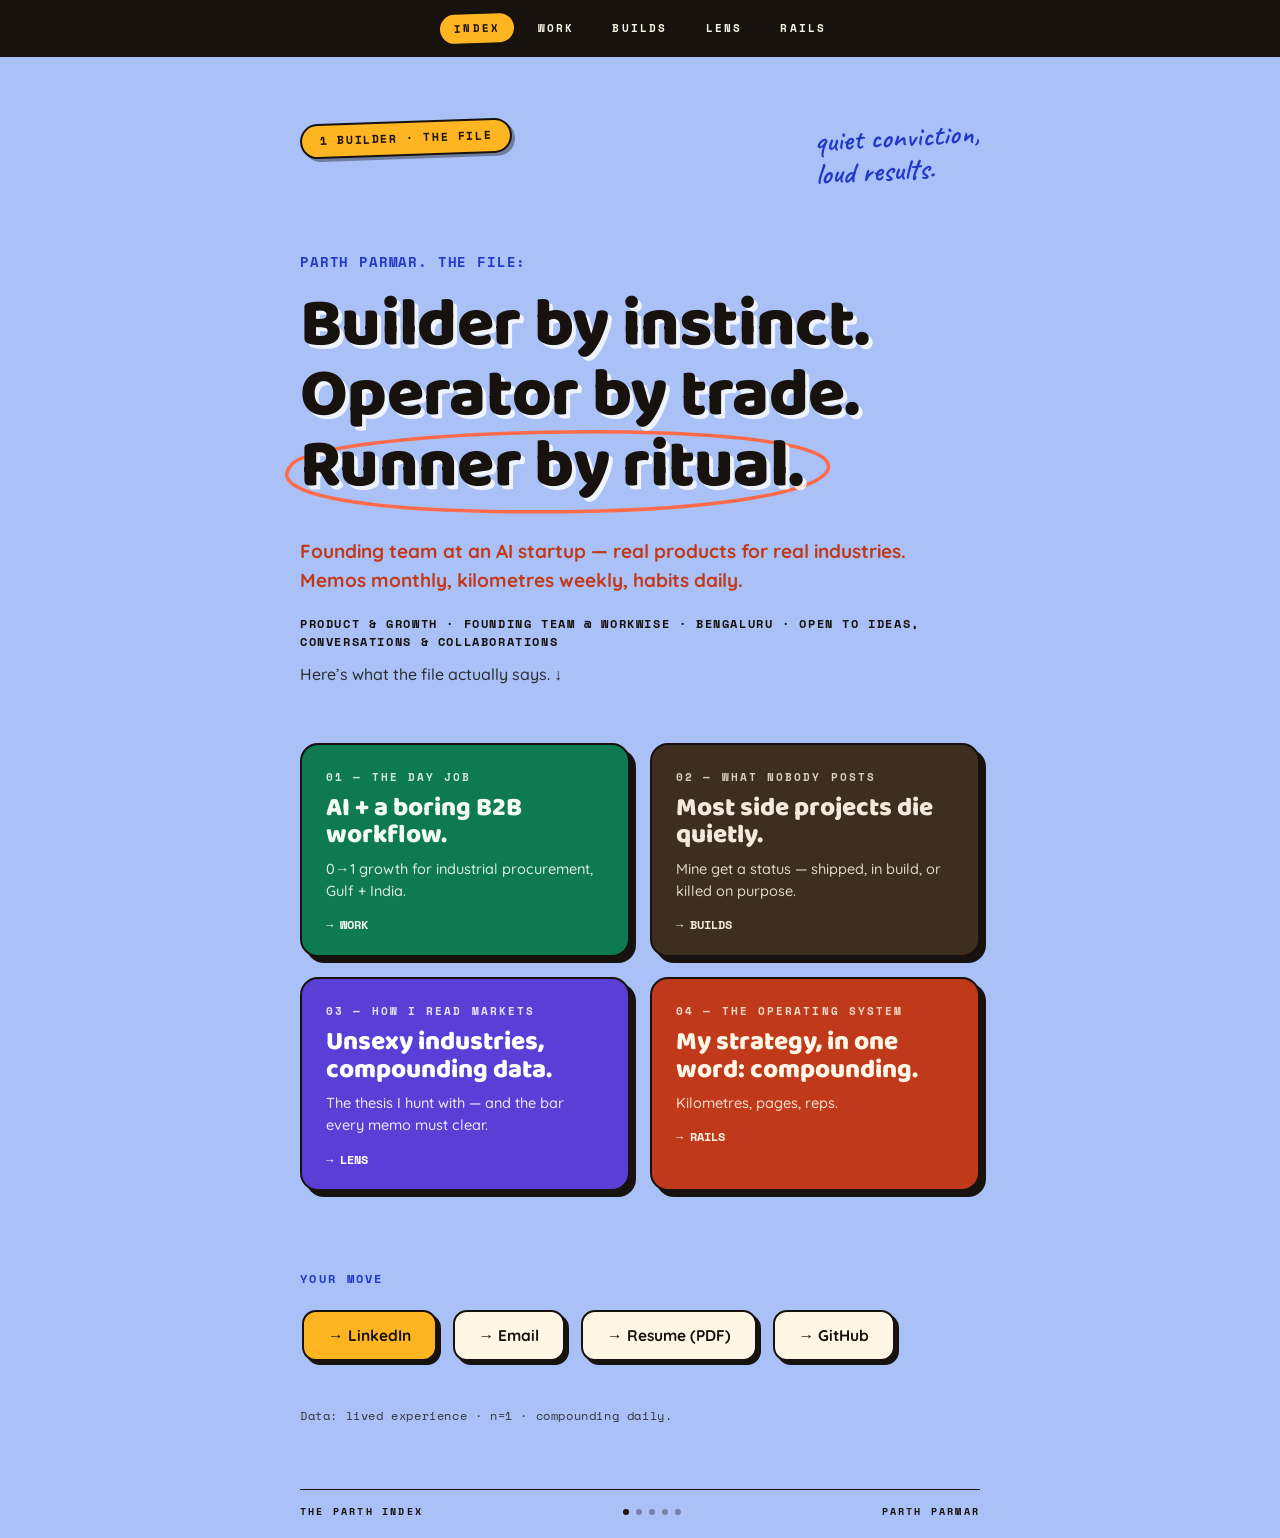
<file: index.html>
<!DOCTYPE html>
<html lang="en">
<head>
<meta charset="utf-8">
<meta name="viewport" content="width=device-width, initial-scale=1">
<title>Parth Parmar — Product &amp; Growth · Founding member @ Workwise</title>
<meta name="description" content="Product &amp; growth operator, Bengaluru. Founding member at Workwise (AI &times; B2B procurement) — closed its first paid Gulf customer. Ships 0&rarr;1 products with AI.">
<meta property="og:title" content="Parth Parmar — Product &amp; Growth · Founding member @ Workwise">
<meta property="og:description" content="Product &amp; growth operator, Bengaluru. Founding member at Workwise (AI &times; B2B procurement) — closed its first paid Gulf customer. Ships 0&rarr;1 products with AI.">
<meta property="og:image" content="https://parth-index.vercel.app/assets/og.png">
<meta property="og:url" content="https://parth-index.vercel.app/">
<meta name="twitter:card" content="summary_large_image">
<link rel="icon" href="data:image/svg+xml,<svg xmlns='http://www.w3.org/2000/svg' viewBox='0 0 100 100'><text y='.9em' font-size='90'>🗂️</text></svg>">
<link rel="stylesheet" href="assets/fonts.css">
<link rel="stylesheet" href="assets/style.css">
<noscript><style>.rv{opacity:1;transform:none}</style></noscript>
</head>
<body class="p-index">

<nav class="nav" aria-label="Site">
  <a href="index.html" class="on" aria-current="page">Index</a>
  <a href="work.html">Work</a>
  <a href="builds.html">Builds</a>
  <a href="lens.html">Lens</a>
  <a href="rails.html">Rails</a>
</nav>

<main class="page">
  <div class="inner">
    <div class="rv in" style="display:flex; flex-wrap:wrap; justify-content:space-between; align-items:flex-start; gap:16px; margin-bottom:64px;">
      <span class="tag">1 builder &middot; the file</span>
      <span class="script">quiet conviction,<br>loud results.</span>
    </div>

    <p class="kicker rv in">PARTH PARMAR. THE FILE:</p>
    <h1 class="rv in">Builder by instinct.<br>Operator by trade.<br><span class="circled">Runner by ritual.<svg viewBox="0 0 300 90" preserveAspectRatio="none" aria-hidden="true"><path d="M20,45 C30,12 260,2 285,38 C300,62 240,86 130,84 C60,83 8,70 20,45" fill="none" stroke="#FF6B4A" stroke-width="3.5" vector-effect="non-scaling-stroke" stroke-linecap="round"/></svg></span></h1>

    <p class="rv in standfirst" style="margin-top:34px;">Founding team at an AI startup — real products for real industries. Memos monthly, kilometres weekly, habits daily.</p>
    <p class="rv in idstrip">Product &amp; growth &middot; founding team @ Workwise &middot; Bengaluru &middot; open to ideas, conversations &amp; collaborations</p>
    <p class="rv in" style="opacity:.85; font-size:16px; margin-top:8px;">Here&rsquo;s what the file actually says. &darr;</p>

    <div class="routes" style="margin-top:56px;">
      <a class="route route-work rv" href="work.html">
        <span class="rt-eyebrow">01 — The day job</span>
        <span class="rt-title">AI + a boring B2B workflow.</span>
        <span class="rt-line">0&rarr;1 growth for industrial procurement, Gulf + India.</span>
        <span class="rt-go">&rarr; WORK</span>
      </a>
      <a class="route route-builds rv" href="builds.html">
        <span class="rt-eyebrow">02 — What nobody posts</span>
        <span class="rt-title">Most side projects die quietly.</span>
        <span class="rt-line">Mine get a status — shipped, in build, or killed on purpose.</span>
        <span class="rt-go">&rarr; BUILDS</span>
      </a>
      <a class="route route-lens rv" href="lens.html">
        <span class="rt-eyebrow">03 — How I read markets</span>
        <span class="rt-title">Unsexy industries, compounding data.</span>
        <span class="rt-line">The thesis I hunt with — and the bar every memo must clear.</span>
        <span class="rt-go">&rarr; LENS</span>
      </a>
      <a class="route route-rails rv" href="rails.html">
        <span class="rt-eyebrow">04 — The operating system</span>
        <span class="rt-title">My strategy, in one word: compounding.</span>
        <span class="rt-line">Kilometres, pages, reps.</span>
        <span class="rt-go">&rarr; RAILS</span>
      </a>
    </div>

    <div class="yourmove rv">
      <h2 class="mlabel">Your move</h2>
      <div class="cta">
        <a class="hot" href="https://www.linkedin.com/in/parthparmar3112/">&rarr; LinkedIn</a>
        <a href="mailto:tiniparth@gmail.com">&rarr; Email</a>
        <a href="Parth-Parmar-Resume.pdf" download>&rarr; Resume (PDF)</a>
        <a href="https://github.com/tiniparth">&rarr; GitHub</a>
      </div>
      <p class="datacredit">Data: lived experience &middot; n=1 &middot; compounding daily.</p>
    </div>
  </div>

  <footer class="rail"><span>The Parth Index</span><span class="dots" aria-hidden="true"><i class="on"></i><i></i><i></i><i></i><i></i></span><span>Parth Parmar</span></footer>
</main>

<script src="assets/reveal.js" defer></script>
<script src="assets/live.js" defer></script>
</body>
</html>
</file>
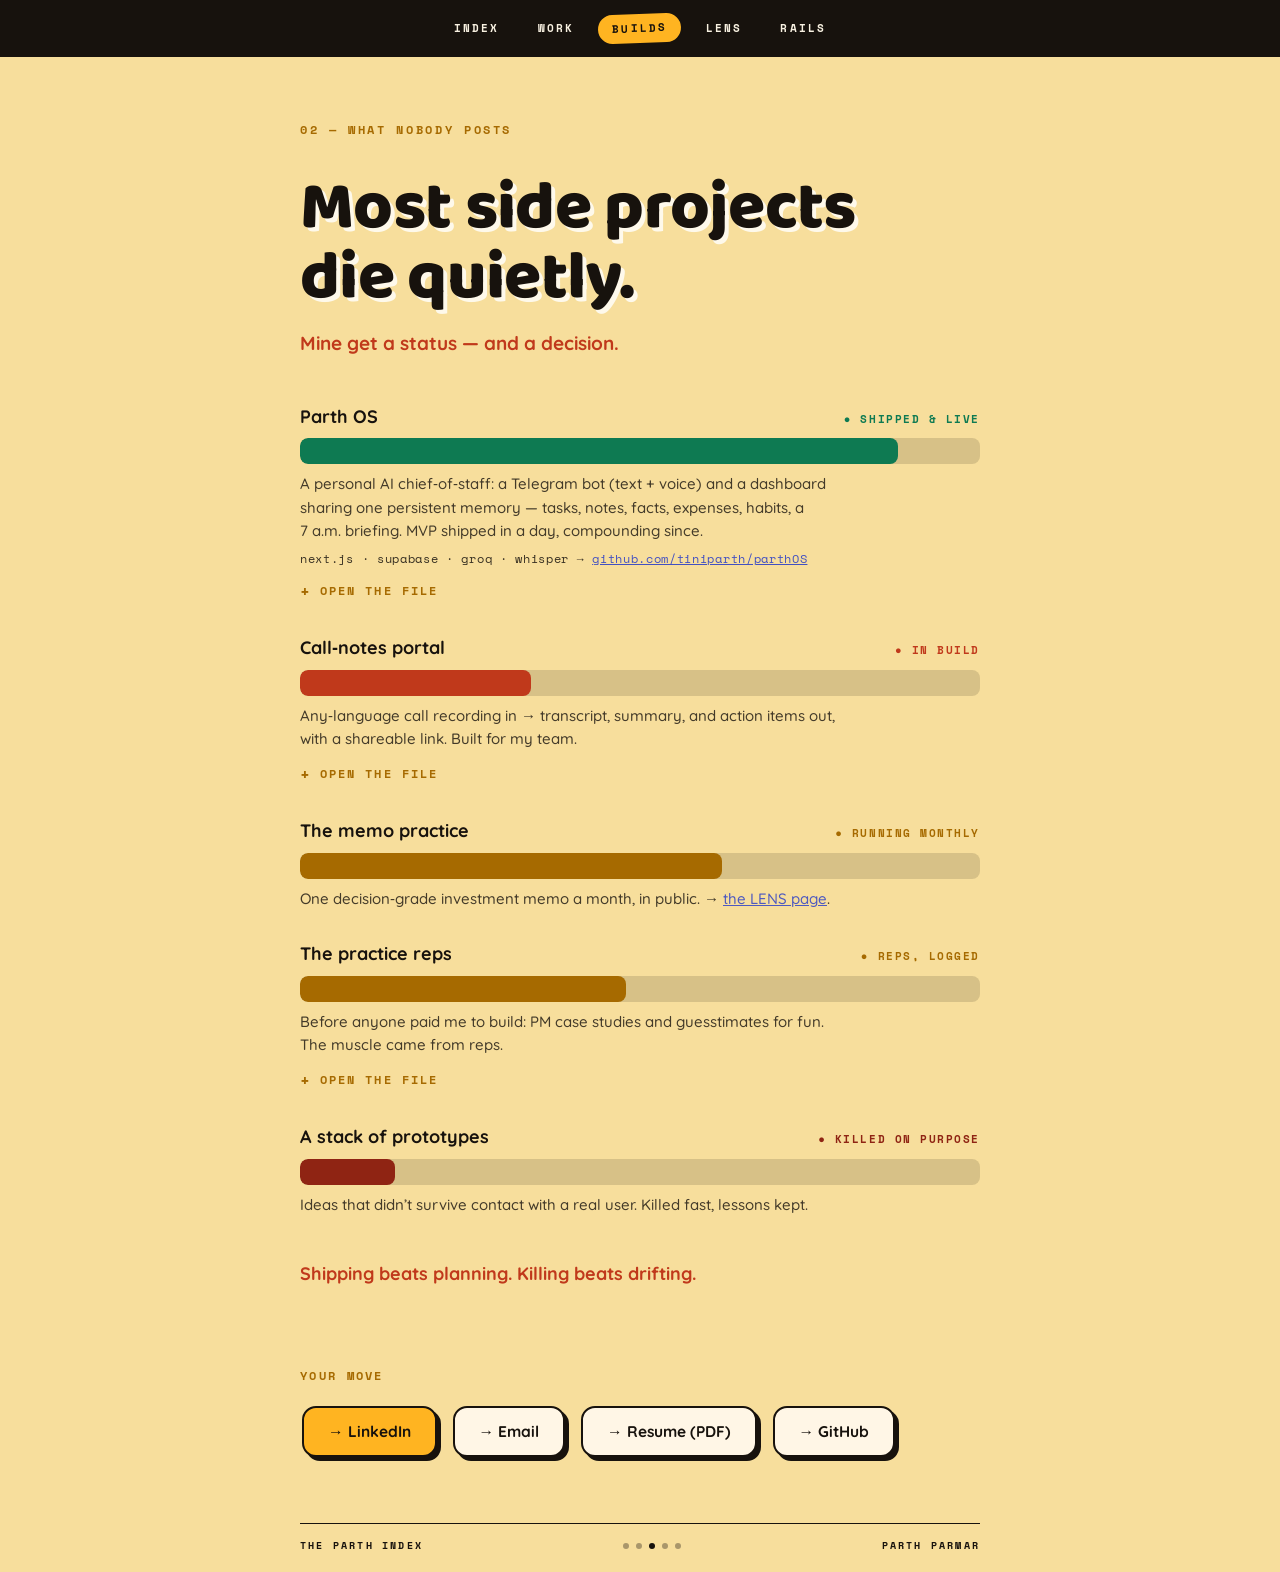
<file: builds.html>
<!DOCTYPE html>
<html lang="en">
<head>
<meta charset="utf-8">
<meta name="viewport" content="width=device-width, initial-scale=1">
<title>Builds — Parth Parmar</title>
<meta name="description" content="Shipped, in build, and killed on purpose — the honest project ledger.">
<meta property="og:title" content="Builds — Parth Parmar">
<meta property="og:description" content="Shipped, in build, and killed on purpose — the honest project ledger.">
<meta property="og:image" content="https://parth-index.vercel.app/assets/og.png">
<meta property="og:url" content="https://parth-index.vercel.app/builds.html">
<meta name="twitter:card" content="summary_large_image">
<link rel="icon" href="data:image/svg+xml,<svg xmlns='http://www.w3.org/2000/svg' viewBox='0 0 100 100'><text y='.9em' font-size='90'>🗂️</text></svg>">
<link rel="stylesheet" href="assets/fonts.css">
<link rel="stylesheet" href="assets/style.css">
<noscript><style>.rv{opacity:1;transform:none}</style></noscript>
</head>
<body class="p-builds">

<nav class="nav" aria-label="Site">
  <a href="index.html">Index</a>
  <a href="work.html">Work</a>
  <a href="builds.html" class="on" aria-current="page">Builds</a>
  <a href="lens.html">Lens</a>
  <a href="rails.html">Rails</a>
</nav>

<main class="page">
  <div class="inner">
    <p class="eyebrow rv in">02 — What nobody posts</p>
    <h1 class="rv in">Most side projects die quietly.</h1>
    <p class="rv in standfirst">Mine get a status — and a decision.</p>

    <div class="rows">
      <div class="row live rv">
        <div class="row-top"><span class="name">Parth OS</span><span class="status">&#9679; shipped &amp; live</span></div>
        <div class="bar" role="img" aria-label="Status: shipped and live"><b style="width:88%;"></b></div>
        <p class="note">A personal AI chief&#8209;of&#8209;staff: a Telegram bot (text + voice) and a dashboard sharing one persistent memory — tasks, notes, facts, expenses, habits, a 7&nbsp;a.m. briefing. MVP shipped in a day, compounding since.</p>
        <p class="meta">next.js &middot; supabase &middot; groq &middot; whisper &rarr; <a href="https://github.com/tiniparth/parthOS">github.com/tiniparth/parthOS</a></p>
        <details class="xp-more">
          <summary>open the file</summary>
          <div class="xp-body">
            <p><b>The itch:</b> every assistant forgets. Tasks in one app, expenses in another, thoughts nowhere. I wanted one door — message anything, in any shape, and have it land in the right place and be remembered.</p>
            <ul>
              <li><b>One door:</b> a Telegram bot that takes text or a rambling voice note in any phrasing — &ldquo;spent 200 on lunch&rdquo;, &ldquo;call the plumber Friday&rdquo; — and routes it: task, note, expense, event, fact, or just conversation.</li>
              <li><b>One memory:</b> facts, people, goals, clients, habits, journal — all in Postgres, loaded into every AI call. The assistant actually knows its user.</li>
              <li><b>It runs my mornings:</b> a 7&nbsp;a.m. briefing (weather &rarr; calendar &rarr; tasks &rarr; the one thing that matters most), an evening nudge, and a weekly &ldquo;week in review.&rdquo;</li>
              <li><b>It writes my record:</b> mention a real win in passing and it quietly logs it to an append&#8209;only milestone file — a self&#8209;writing appraisal document.</li>
            </ul>
            <p><b>Under the hood:</b> Next.js 15 on Vercel &middot; Supabase Postgres &middot; Groq LLMs &middot; Whisper for voice &middot; cron for the rituals. Single&#8209;user by design.</p>
          </div>
        </details>
      </div>

      <div class="row build rv">
        <div class="row-top"><span class="name">Call&#8209;notes portal</span><span class="status">&#9679; in build</span></div>
        <div class="bar" role="img" aria-label="Status: in build"><b style="width:34%;"></b></div>
        <p class="note">Any&#8209;language call recording in &rarr; transcript, summary, and action items out, with a shareable link. Built for my team.</p>
        <details class="xp-more">
          <summary>open the file</summary>
          <div class="xp-body">
            <p><b>The problem:</b> client calls happen in Hindi, English, and everything in between — and the notes die in someone&rsquo;s chat by evening.</p>
            <ul>
              <li>Upload any recording &rarr; transcript, summary, and action items, with a shareable per&#8209;meeting link.</li>
              <li>Multi&#8209;user from day one — built for a whole team, sign&#8209;in gated, its own repo and infra.</li>
            </ul>
            <p><b>Status:</b> scoped and in build. It ships when it survives contact with real users — not before.</p>
          </div>
        </details>
      </div>

      <div class="row run rv">
        <div class="row-top"><span class="name">The memo practice</span><span class="status">&#9679; running monthly</span></div>
        <div class="bar" role="img" aria-label="Status: running monthly"><b style="width:62%;"></b></div>
        <p class="note">One decision&#8209;grade investment memo a month, in public. &rarr; <a href="lens.html" style="color:var(--dblue);">the LENS page</a>.</p>
      </div>

      <div class="row run rv">
        <div class="row-top"><span class="name">The practice reps</span><span class="status">&#9679; reps, logged</span></div>
        <div class="bar" role="img" aria-label="Status: reps logged"><b style="width:48%;"></b></div>
        <p class="note">Before anyone paid me to build: PM case studies and guesstimates for fun. The muscle came from reps.</p>
        <details class="xp-more">
          <summary>open the file</summary>
          <div class="xp-body">
            <ul>
              <li><b>The Zomato study:</b> how Zomato could earn more text reviews — market research on why reviews matter, user research on why people actually write them, then the proposal.</li>
              <li><b>Guesstimates, for sport:</b> elevators needed in a 40&#8209;storey building &middot; planes in the air right now &middot; weddings in India per year.</li>
            </ul>
            <p>Reps before stakes. The muscle transferred.</p>
          </div>
        </details>
      </div>

      <div class="row killed rv">
        <div class="row-top"><span class="name">A stack of prototypes</span><span class="status">&#9679; killed on purpose</span></div>
        <div class="bar" role="img" aria-label="Status: killed on purpose"><b style="width:14%;"></b></div>
        <p class="note">Ideas that didn&rsquo;t survive contact with a real user. Killed fast, lessons kept.</p>
      </div>
    </div>

    <p class="moral rv">Shipping beats planning. Killing beats drifting.</p>

    <div class="yourmove rv">
      <h2 class="mlabel">Your move</h2>
      <div class="cta">
        <a class="hot" href="https://www.linkedin.com/in/parthparmar3112/">&rarr; LinkedIn</a>
        <a href="mailto:tiniparth@gmail.com">&rarr; Email</a>
        <a href="Parth-Parmar-Resume.pdf" download>&rarr; Resume (PDF)</a>
        <a href="https://github.com/tiniparth">&rarr; GitHub</a>
      </div>
    </div>
  </div>

  <footer class="rail"><span>The Parth Index</span><span class="dots" aria-hidden="true"><i></i><i></i><i class="on"></i><i></i><i></i></span><span>Parth Parmar</span></footer>
</main>

<script src="assets/reveal.js" defer></script>
<script src="assets/live.js" defer></script>
</body>
</html>
</file>
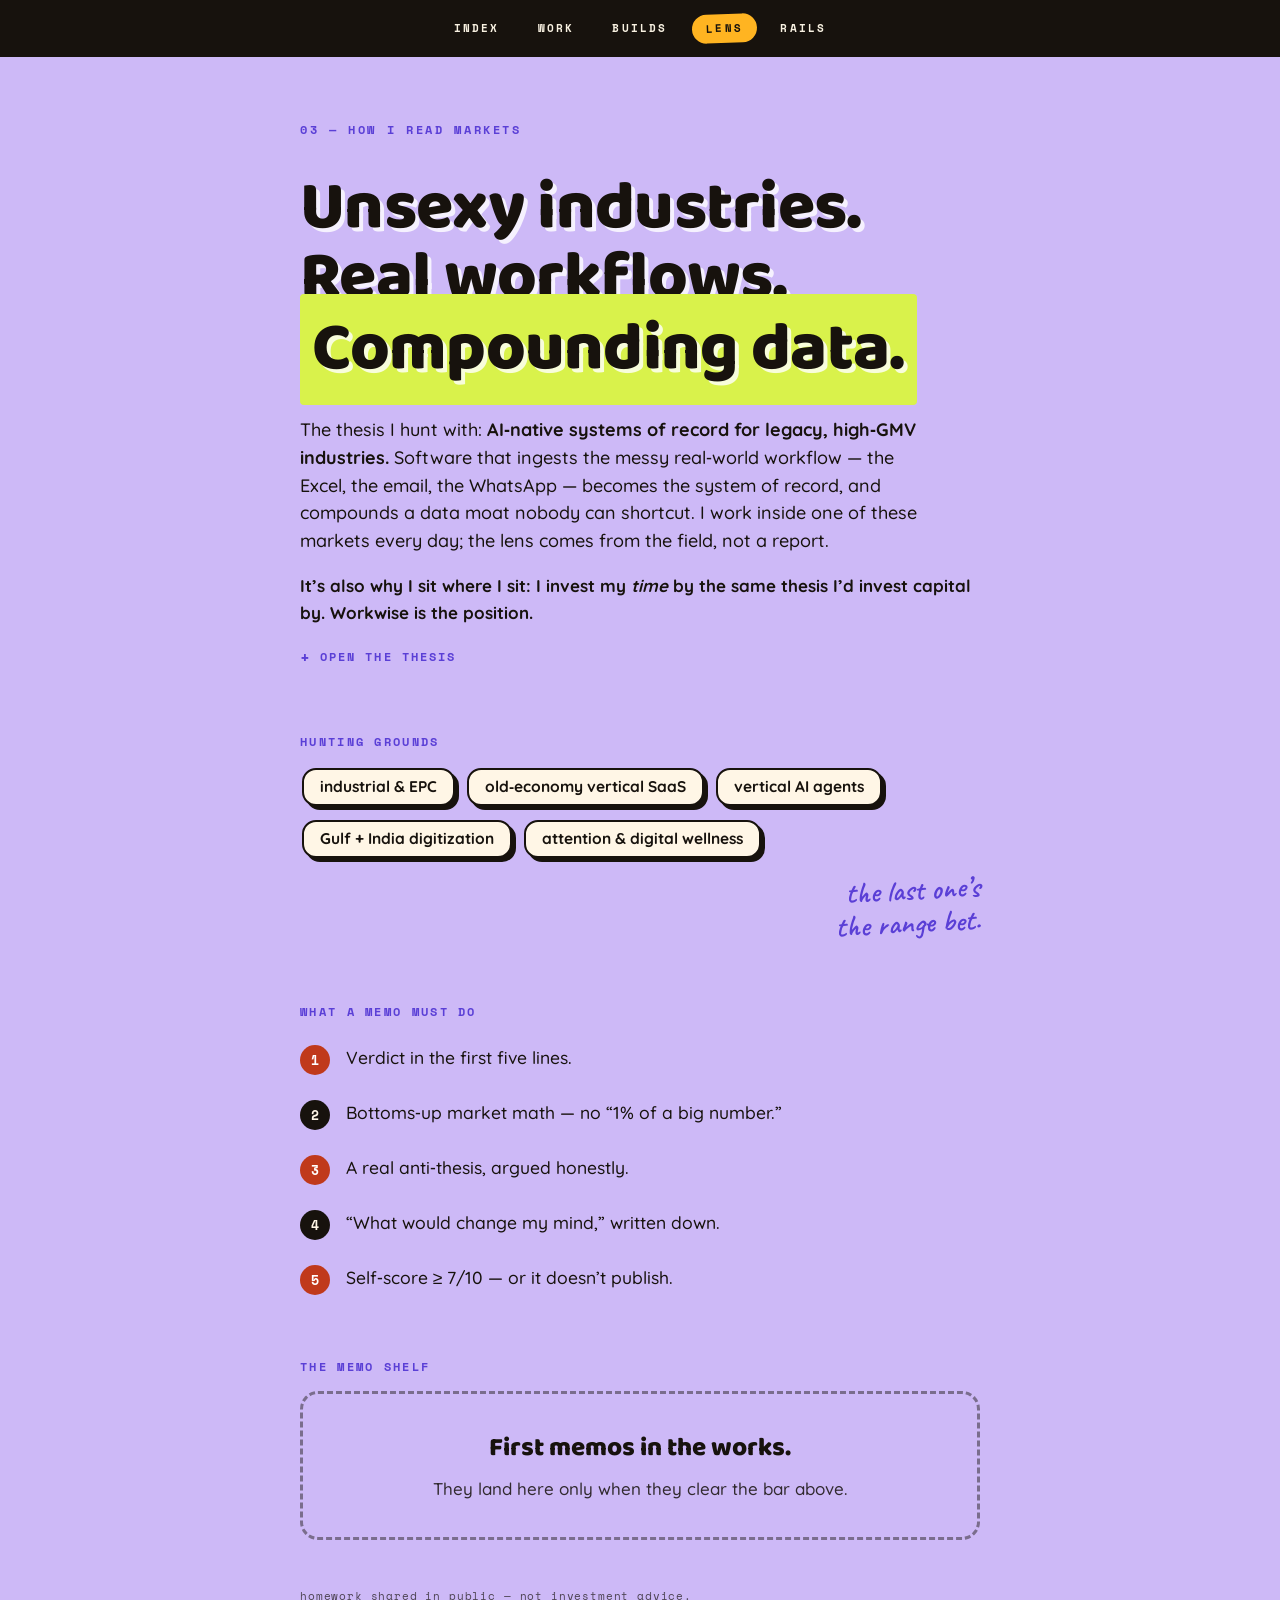
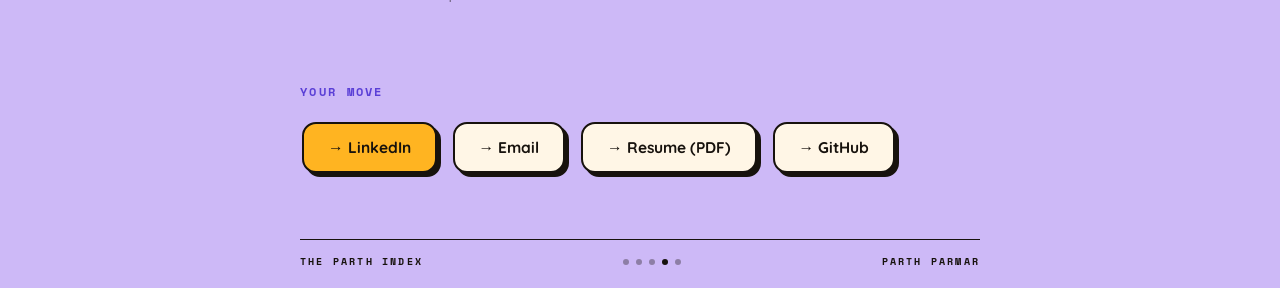
<file: lens.html>
<!DOCTYPE html>
<html lang="en">
<head>
<meta charset="utf-8">
<meta name="viewport" content="width=device-width, initial-scale=1">
<title>Lens — Parth Parmar</title>
<meta name="description" content="How I read markets: AI-native systems of record for legacy, high-GMV industries.">
<meta property="og:title" content="Lens — Parth Parmar">
<meta property="og:description" content="How I read markets: AI-native systems of record for legacy, high-GMV industries.">
<meta property="og:image" content="https://parth-index.vercel.app/assets/og.png">
<meta property="og:url" content="https://parth-index.vercel.app/lens.html">
<meta name="twitter:card" content="summary_large_image">
<link rel="icon" href="data:image/svg+xml,<svg xmlns='http://www.w3.org/2000/svg' viewBox='0 0 100 100'><text y='.9em' font-size='90'>🗂️</text></svg>">
<link rel="stylesheet" href="assets/fonts.css">
<link rel="stylesheet" href="assets/style.css">
<noscript><style>.rv{opacity:1;transform:none}</style></noscript>
</head>
<body class="p-lens">

<nav class="nav" aria-label="Site">
  <a href="index.html">Index</a>
  <a href="work.html">Work</a>
  <a href="builds.html">Builds</a>
  <a href="lens.html" class="on" aria-current="page">Lens</a>
  <a href="rails.html">Rails</a>
</nav>

<main class="page">
  <div class="inner">
    <p class="eyebrow rv in">03 — How I read markets</p>
    <h1 class="rv in">Unsexy industries. Real workflows. <span class="hl hl-acid">Compounding data.</span></h1>
    <p class="lede rv in" style="margin-top:30px;">The thesis I hunt with: <b>AI&#8209;native systems of record for legacy, high&#8209;GMV industries.</b> Software that ingests the messy real&#8209;world workflow — the Excel, the email, the WhatsApp — becomes the system of record, and compounds a data moat nobody can shortcut. I work inside one of these markets every day; the lens comes from the field, not a report.</p>
    <p class="rv in" style="margin-top:14px; font-weight:700;">It&rsquo;s also why I sit where I sit: I invest my <em>time</em> by the same thesis I&rsquo;d invest capital by. Workwise is the position.</p>
    <details class="xp-more rv in" style="margin-top:18px;">
      <summary>open the thesis</summary>
      <div class="xp-body">
        <p><b>Why systems of record compound:</b> when the messy workflow flows through one product, every transaction leaves structured data behind — prices, vendors, lead times, outcomes. That data makes the product smarter, the estimates sharper, and the switching cost brutal. The AI model is rented; the record is owned.</p>
        <p><b>Why unsexy industries:</b> high GMV, near&#8209;zero software penetration, and incumbents named Excel. The buyers are relationship&#8209;driven and slow to trust — which is exactly why the moat holds once you&rsquo;re in.</p>
        <p><b>What I look for in a company:</b> a wedge into one painful workflow (not a platform pitch), data capture designed in from day one (structured rows, not processed documents), and distribution that rides existing trust — prequalification, referenceable logos, founders who can sell — rather than paid channels.</p>
      </div>
    </details>

    <div class="block rv">
      <h2 class="mlabel">Hunting grounds</h2>
      <div class="pills">
        <span class="pill">industrial &amp; EPC</span>
        <span class="pill">old&#8209;economy vertical SaaS</span>
        <span class="pill">vertical AI agents</span>
        <span class="pill">Gulf + India digitization</span>
        <span class="pill">attention &amp; digital wellness</span>
      </div>
      <p style="margin-top:14px; text-align:right;"><span class="script">the last one&rsquo;s<br>the range bet.</span></p>
    </div>

    <div class="block rv">
      <h2 class="mlabel">What a memo must do</h2>
      <ol class="signals">
        <li><span class="n" aria-hidden="true">1</span><span>Verdict in the first five lines.</span></li>
        <li><span class="n" aria-hidden="true">2</span><span>Bottoms&#8209;up market math — no &ldquo;1% of a big number.&rdquo;</span></li>
        <li><span class="n" aria-hidden="true">3</span><span>A real anti&#8209;thesis, argued honestly.</span></li>
        <li><span class="n" aria-hidden="true">4</span><span>&ldquo;What would change my mind,&rdquo; written down.</span></li>
        <li><span class="n" aria-hidden="true">5</span><span>Self&#8209;score &ge; 7/10 — or it doesn&rsquo;t publish.</span></li>
      </ol>
    </div>

    <div class="block rv">
      <h2 class="mlabel">The memo shelf</h2>
      <div class="shelf">
        <p class="big" style="margin:0;">First memos in the works.</p>
        <p style="margin:8px 0 0; opacity:.85;">They land here only when they clear the bar above.</p>
      </div>
      <p class="disclaimer">homework shared in public — not investment advice.</p>
    </div>

    <div class="yourmove rv">
      <h2 class="mlabel">Your move</h2>
      <div class="cta">
        <a class="hot" href="https://www.linkedin.com/in/parthparmar3112/">&rarr; LinkedIn</a>
        <a href="mailto:tiniparth@gmail.com">&rarr; Email</a>
        <a href="Parth-Parmar-Resume.pdf" download>&rarr; Resume (PDF)</a>
        <a href="https://github.com/tiniparth">&rarr; GitHub</a>
      </div>
    </div>
  </div>

  <footer class="rail"><span>The Parth Index</span><span class="dots" aria-hidden="true"><i></i><i></i><i></i><i class="on"></i><i></i></span><span>Parth Parmar</span></footer>
</main>

<script src="assets/reveal.js" defer></script>
<script src="assets/live.js" defer></script>
</body>
</html>
</file>
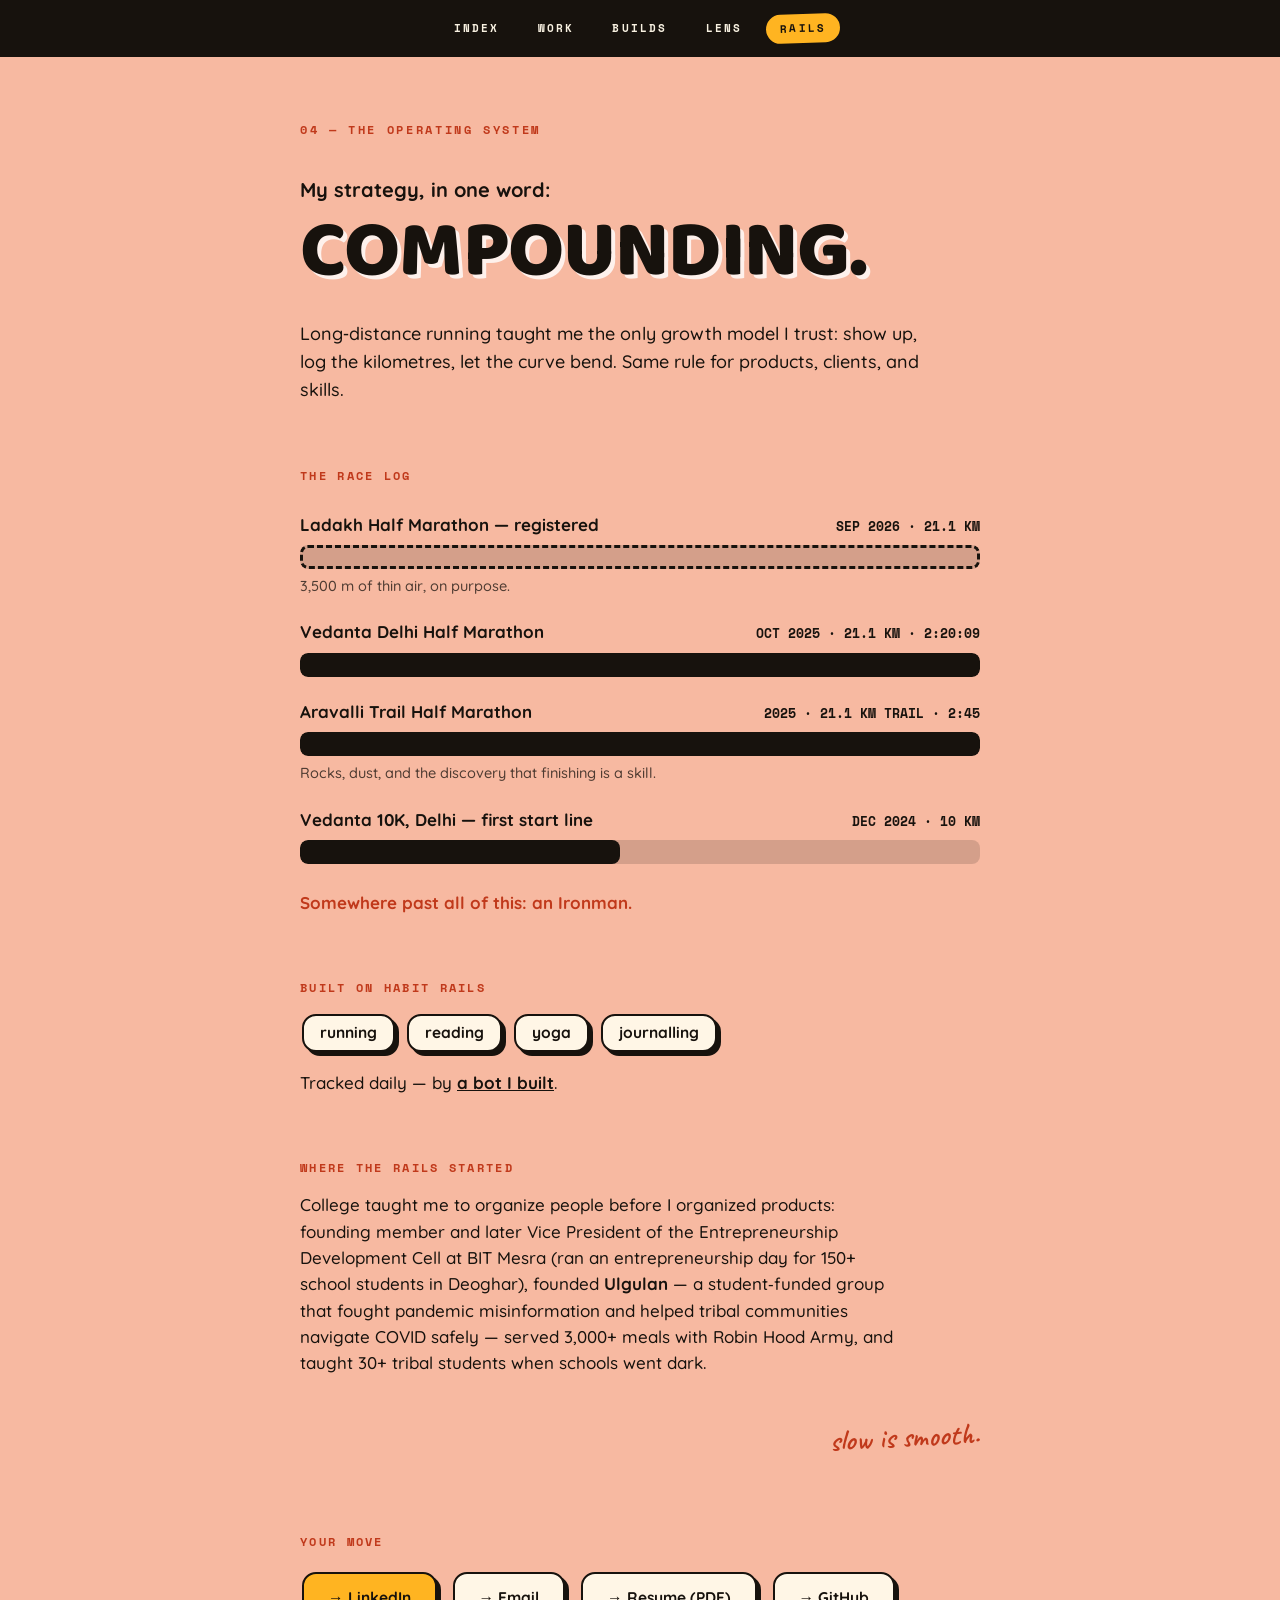
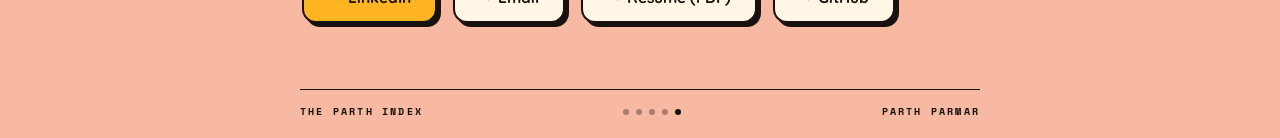
<file: rails.html>
<!DOCTYPE html>
<html lang="en">
<head>
<meta charset="utf-8">
<meta name="viewport" content="width=device-width, initial-scale=1">
<title>Rails — Parth Parmar</title>
<meta name="description" content="The operating system: running, reading, yoga, journalling — compounding daily.">
<meta property="og:title" content="Rails — Parth Parmar">
<meta property="og:description" content="The operating system: running, reading, yoga, journalling — compounding daily.">
<meta property="og:image" content="https://parth-index.vercel.app/assets/og.png">
<meta property="og:url" content="https://parth-index.vercel.app/rails.html">
<meta name="twitter:card" content="summary_large_image">
<link rel="icon" href="data:image/svg+xml,<svg xmlns='http://www.w3.org/2000/svg' viewBox='0 0 100 100'><text y='.9em' font-size='90'>🗂️</text></svg>">
<link rel="stylesheet" href="assets/fonts.css">
<link rel="stylesheet" href="assets/style.css">
<noscript><style>.rv{opacity:1;transform:none}</style></noscript>
</head>
<body class="p-rails">

<nav class="nav" aria-label="Site">
  <a href="index.html">Index</a>
  <a href="work.html">Work</a>
  <a href="builds.html">Builds</a>
  <a href="lens.html">Lens</a>
  <a href="rails.html" class="on" aria-current="page">Rails</a>
</nav>

<main class="page">
  <div class="inner">
    <p class="eyebrow rv in">04 — The operating system</p>
    <p class="rv in" style="font-size:20px; font-weight:700; margin:0 0 6px;">My strategy, in one word:</p>
    <h1 class="rv in h1-xl">COMPOUNDING.</h1>
    <p class="lede rv in" style="margin-top:26px;">Long&#8209;distance running taught me the only growth model I trust: show up, log the kilometres, let the curve bend. Same rule for products, clients, and skills.</p>

    <div class="block rv">
      <h2 class="mlabel">The race log</h2>
      <div class="races">
        <div class="race future">
          <div class="race-top"><span class="rname">Ladakh Half Marathon — registered</span><span class="rtime">SEP 2026 &middot; 21.1 KM</span></div>
          <div class="rbar"><b style="width:100%;"></b></div>
          <p class="rnote">3,500 m of thin air, on purpose.</p>
        </div>
        <div class="race">
          <div class="race-top"><span class="rname">Vedanta Delhi Half Marathon</span><span class="rtime">OCT 2025 &middot; 21.1 KM &middot; 2:20:09</span></div>
          <div class="rbar"><b style="width:100%;"></b></div>
        </div>
        <div class="race">
          <div class="race-top"><span class="rname">Aravalli Trail Half Marathon</span><span class="rtime">2025 &middot; 21.1 KM TRAIL &middot; 2:45</span></div>
          <div class="rbar"><b style="width:100%;"></b></div>
          <p class="rnote">Rocks, dust, and the discovery that finishing is a skill.</p>
        </div>
        <div class="race">
          <div class="race-top"><span class="rname">Vedanta 10K, Delhi — first start line</span><span class="rtime">DEC 2024 &middot; 10 KM</span></div>
          <div class="rbar"><b style="width:47%;"></b></div>
        </div>
      </div>
      <p class="horizon rv">Somewhere past all of this: an Ironman.</p>
    </div>

    <div class="block rv">
      <h2 class="mlabel">Built on habit rails</h2>
      <div class="pills">
        <span class="pill">running</span>
        <span class="pill">reading</span>
        <span class="pill">yoga</span>
        <span class="pill">journalling</span>
      </div>
      <p style="margin-top:16px;">Tracked daily — by <a href="builds.html" style="color:var(--ink); font-weight:700;">a bot I built</a>.</p>
    </div>

    <div class="block rv">
      <h2 class="mlabel">Where the rails started</h2>
      <p style="max-width:60ch; margin:0;">College taught me to organize people before I organized products: founding member and later Vice President of the Entrepreneurship Development Cell at BIT Mesra (ran an entrepreneurship day for 150+ school students in Deoghar), founded <b>Ulgulan</b> — a student&#8209;funded group that fought pandemic misinformation and helped tribal communities navigate COVID safely — served 3,000+ meals with Robin Hood Army, and taught 30+ tribal students when schools went dark.</p>
    </div>

    <p class="rv" style="margin-top:44px; text-align:right;"><span class="script">slow is smooth.</span></p>

    <div class="yourmove rv">
      <h2 class="mlabel">Your move</h2>
      <div class="cta">
        <a class="hot" href="https://www.linkedin.com/in/parthparmar3112/">&rarr; LinkedIn</a>
        <a href="mailto:tiniparth@gmail.com">&rarr; Email</a>
        <a href="Parth-Parmar-Resume.pdf" download>&rarr; Resume (PDF)</a>
        <a href="https://github.com/tiniparth">&rarr; GitHub</a>
      </div>
    </div>
  </div>

  <footer class="rail"><span>The Parth Index</span><span class="dots" aria-hidden="true"><i></i><i></i><i></i><i></i><i class="on"></i></span><span>Parth Parmar</span></footer>
</main>

<script src="assets/reveal.js" defer></script>
<script src="assets/live.js" defer></script>
</body>
</html>
</file>
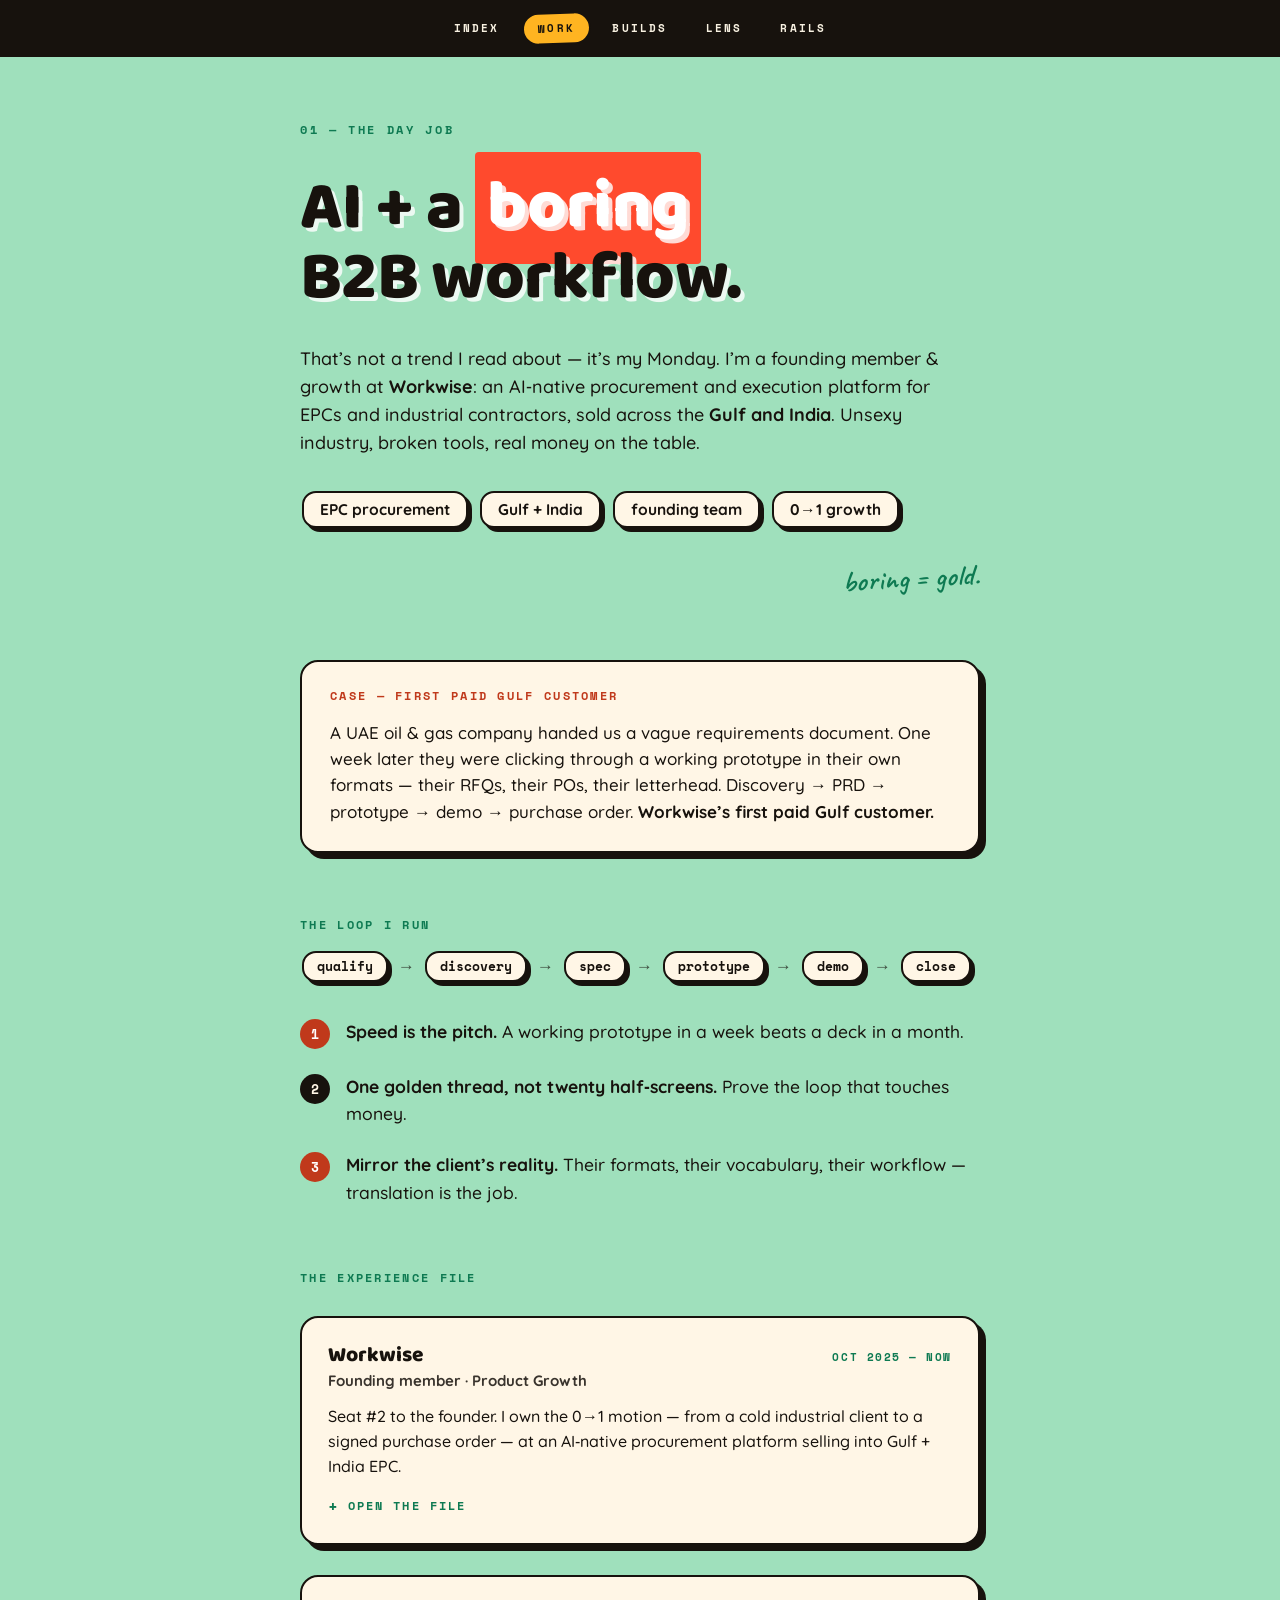
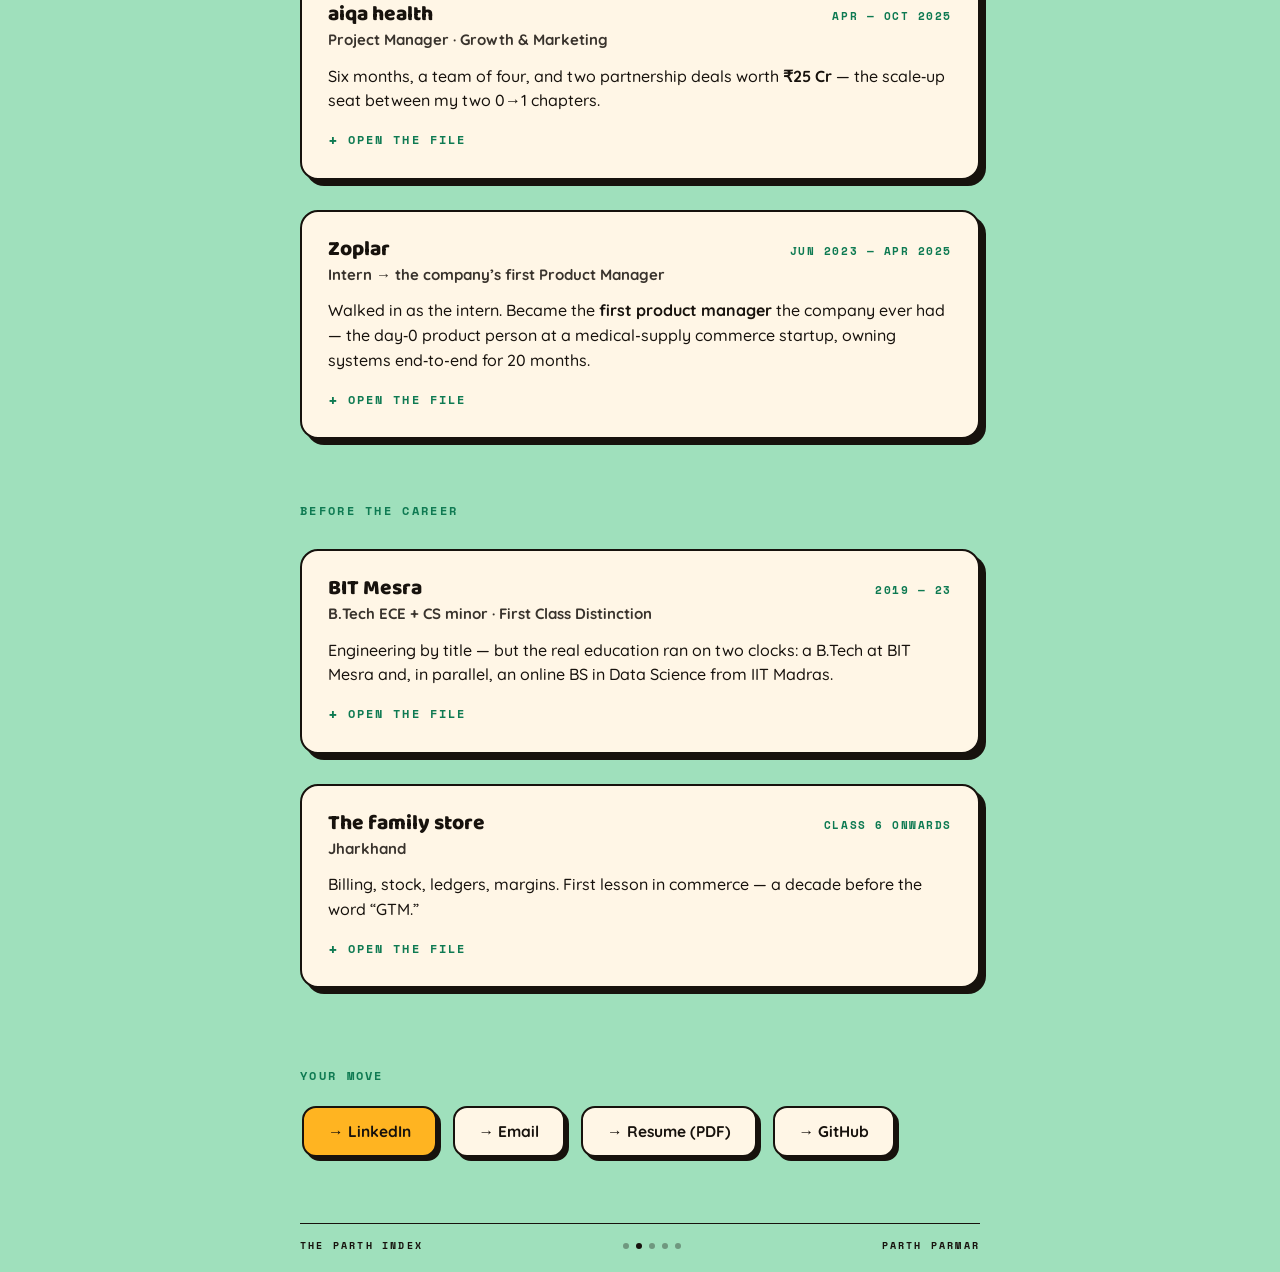
<file: work.html>
<!DOCTYPE html>
<html lang="en">
<head>
<meta charset="utf-8">
<meta name="viewport" content="width=device-width, initial-scale=1">
<title>Work — Parth Parmar</title>
<meta name="description" content="Founding member &amp; growth at Workwise — AI-native procurement for EPC and industrial contractors, Gulf + India.">
<meta property="og:title" content="Work — Parth Parmar">
<meta property="og:description" content="Founding member &amp; growth at Workwise — AI-native procurement for EPC and industrial contractors, Gulf + India.">
<meta property="og:image" content="https://parth-index.vercel.app/assets/og.png">
<meta property="og:url" content="https://parth-index.vercel.app/work.html">
<meta name="twitter:card" content="summary_large_image">
<link rel="icon" href="data:image/svg+xml,<svg xmlns='http://www.w3.org/2000/svg' viewBox='0 0 100 100'><text y='.9em' font-size='90'>🗂️</text></svg>">
<link rel="stylesheet" href="assets/fonts.css">
<link rel="stylesheet" href="assets/style.css">
<noscript><style>.rv{opacity:1;transform:none}</style></noscript>
</head>
<body class="p-work">

<nav class="nav" aria-label="Site">
  <a href="index.html">Index</a>
  <a href="work.html" class="on" aria-current="page">Work</a>
  <a href="builds.html">Builds</a>
  <a href="lens.html">Lens</a>
  <a href="rails.html">Rails</a>
</nav>

<main class="page">
  <div class="inner">
    <p class="eyebrow rv in">01 — The day job</p>
    <h1 class="rv in">AI + a <span class="hl hl-verm">boring</span> B2B workflow.</h1>
    <p class="lede rv in" style="margin-top:30px;">That&rsquo;s not a trend I read about — it&rsquo;s my Monday. I&rsquo;m a founding member &amp; growth at <b>Workwise</b>: an AI&#8209;native procurement and execution platform for EPCs and industrial contractors, sold across the <b>Gulf and India</b>. Unsexy industry, broken tools, real money on the table.</p>
    <div class="pills rv" style="margin-top:32px;">
      <span class="pill">EPC procurement</span>
      <span class="pill">Gulf + India</span>
      <span class="pill">founding team</span>
      <span class="pill">0&rarr;1 growth</span>
    </div>
    <p class="rv" style="margin-top:32px; text-align:right;"><span class="script">boring = gold.</span></p>

    <div class="block rv">
      <div class="panel">
        <h2 class="mlabel">Case — first paid Gulf customer</h2>
        <p style="margin:0;">A UAE oil &amp; gas company handed us a vague requirements document. One week later they were clicking through a working prototype in their own formats — their RFQs, their POs, their letterhead. Discovery &rarr; PRD &rarr; prototype &rarr; demo &rarr; purchase order. <b>Workwise&rsquo;s first paid Gulf customer.</b></p>
      </div>
    </div>

    <div class="block rv">
      <h2 class="mlabel">The loop I run</h2>
      <div class="chain">
        <span class="pill">qualify</span><span class="arrow">&rarr;</span>
        <span class="pill">discovery</span><span class="arrow">&rarr;</span>
        <span class="pill">spec</span><span class="arrow">&rarr;</span>
        <span class="pill">prototype</span><span class="arrow">&rarr;</span>
        <span class="pill">demo</span><span class="arrow">&rarr;</span>
        <span class="pill">close</span>
      </div>
      <ol class="signals" style="margin-top:34px;">
        <li><span class="n" aria-hidden="true">1</span><span><b>Speed is the pitch.</b> A working prototype in a week beats a deck in a month.</span></li>
        <li><span class="n" aria-hidden="true">2</span><span><b>One golden thread, not twenty half&#8209;screens.</b> Prove the loop that touches money.</span></li>
        <li><span class="n" aria-hidden="true">3</span><span><b>Mirror the client&rsquo;s reality.</b> Their formats, their vocabulary, their workflow — translation is the job.</span></li>
      </ol>
    </div>

    <div class="block rv">
      <h2 class="mlabel">The experience file</h2>

      <div class="xp rv">
        <div class="xp-head">
          <div><span class="xp-title">Workwise</span><span class="xp-role">Founding member &middot; Product Growth</span></div>
          <span class="xp-dates">Oct 2025 — now</span>
        </div>
        <p class="xp-hook">Seat #2 to the founder. I own the 0&rarr;1 motion — from a cold industrial client to a signed purchase order — at an AI&#8209;native procurement platform selling into Gulf + India EPC.</p>
        <details class="xp-more">
          <summary>open the file</summary>
          <div class="xp-body">
            <p><b>The terrain:</b> industrial procurement runs on Excel, email, and WhatsApp — and the people who run it don&rsquo;t buy slideware. Selling software here means earning trust with working systems, fast.</p>
            <ul>
              <li><b>The reference win</b> is the case above — I ran every step of it: discovery, PRD, prototype in the client&rsquo;s own formats, demo, commercials, close.</li>
              <li><b>Shipped 0&rarr;1 client systems</b> with AI as the executor: a cost&#8209;estimation engine that mirrors a manufacturer&rsquo;s real costing math, a site&#8209;execution app for an electrical EPC, and a tendering &amp; costing module that cleared a 186/187&#8209;test QA pass.</li>
              <li><b>Codified the playbook</b> — qualify &rarr; discovery &rarr; spec &rarr; prototype &rarr; demo &rarr; close — that the team now runs on every new engagement. My wins became the company&rsquo;s process.</li>
            </ul>
            <div class="xp-nums">
              <span class="pill">first paid Gulf customer</span>
              <span class="pill">prototype in ~1 week</span>
              <span class="pill">186/187 QA tests</span>
              <span class="pill">playbook adopted team&#8209;wide</span>
            </div>
            <p style="font-size:13px; opacity:.7;">Client names withheld — they&rsquo;re the client&rsquo;s, not mine.</p>
          </div>
        </details>
      </div>

      <div class="xp rv">
        <div class="xp-head">
          <div><span class="xp-title">aiqa health</span><span class="xp-role">Project Manager &middot; Growth &amp; Marketing</span></div>
          <span class="xp-dates">Apr — Oct 2025</span>
        </div>
        <p class="xp-hook">Six months, a team of four, and two partnership deals worth <b>&#8377;25&nbsp;Cr</b> — the scale&#8209;up seat between my two 0&rarr;1 chapters.</p>
        <details class="xp-more">
          <summary>open the file</summary>
          <div class="xp-body">
            <ul>
              <li>Led a cross&#8209;functional team of four across product enhancement, performance marketing, and strategic partnerships.</li>
              <li><b>Led two investment &amp; partnership deals worth &#8377;25&nbsp;Cr end&#8209;to&#8209;end</b> — sourcing to structure to signature.</li>
              <li>Conceptualised and drove the build of the sales CRM app to lift the team&rsquo;s lead conversion.</li>
            </ul>
            <p class="xp-honest">The honest line: good seat, good people — but I missed building from zero. When a founding seat opened, I took it.</p>
          </div>
        </details>
      </div>

      <div class="xp rv">
        <div class="xp-head">
          <div><span class="xp-title">Zoplar</span><span class="xp-role">Intern &rarr; the company&rsquo;s first Product Manager</span></div>
          <span class="xp-dates">Jun 2023 — Apr 2025</span>
        </div>
        <p class="xp-hook">Walked in as the intern. Became the <b>first product manager</b> the company ever had — the day&#8209;0 product person at a medical&#8209;supply commerce startup, owning systems end&#8209;to&#8209;end for 20 months.</p>
        <details class="xp-more">
          <summary>open the file</summary>
          <div class="xp-body">
            <p><b>The setting:</b> a lean startup selling medical supplies to clinics and hospitals — sales running on phone calls, field engineers on paper, no product function at all. I got to build one.</p>
            <ul>
              <li><b>The CRM (my intern project that became my job):</b> implemented LeadSquared across the full lead&#8209;to&#8209;order cycle with 50+ no&#8209;code automations. First&#8209;response time fell <b>80%</b> — to 4 hours — and conversions rose <b>50%</b>. I owned it end&#8209;to&#8209;end from that day on.</li>
              <li><b>Auto&#8209;Dialer &amp; Scheduler:</b> reps were hand&#8209;dialing and cherry&#8209;picking leads. Built a dialer + scheduler running on live CRM data — connected calls up <b>40%</b>, manual work down <b>50%</b>.</li>
              <li><b>The SE App:</b> field service engineers ran on 25+ separate Google Forms. Replaced them with one app — engineer productivity up <b>32%</b>.</li>
              <li><b>Client ticketing:</b> grievances lived in phone calls and memory. Built the ticketing system end&#8209;to&#8209;end — every complaint tracked to resolution instead of lost in an inbox.</li>
              <li><b>Lead Warmth Intelligence:</b> designed a 15+&#8209;parameter scoring logic that ranked every lead&rsquo;s readiness to buy — sales stopped guessing whom to call first.</li>
              <li><b>The growth track:</b> owned a <b>&#8377;35–50L</b> marketing budget, replaced the external agency with in&#8209;house ops, and took <b>ROAS from 5 to 25</b> — CPIL down 18%, ~20,000 leads, a <b>&#8377;2.1&nbsp;Cr</b> pipeline, and a 100% jump in lead&#8209;to&#8209;interested ratio across 10+ A/B campaigns.</li>
            </ul>
            <p><b>The ending:</b> Zoplar wound down in early 2025 — startups do that. Every system above was mine end&#8209;to&#8209;end, and the reps came with me.</p>
            <div class="xp-nums">
              <span class="pill">ROAS 5&rarr;25</span>
              <span class="pill">FRT &minus;80%</span>
              <span class="pill">+40% connected calls</span>
              <span class="pill">+32% SE productivity</span>
              <span class="pill">&#8377;2.1 Cr pipeline</span>
              <span class="pill">50+ automations</span>
            </div>
          </div>
        </details>
      </div>
    </div>

    <div class="block rv">
      <h2 class="mlabel">Before the career</h2>

      <div class="xp rv">
        <div class="xp-head">
          <div><span class="xp-title">BIT Mesra</span><span class="xp-role">B.Tech ECE + CS minor &middot; First Class Distinction</span></div>
          <span class="xp-dates">2019 — 23</span>
        </div>
        <p class="xp-hook">Engineering by title — but the real education ran on two clocks: a B.Tech at BIT Mesra and, in parallel, an online BS in Data Science from IIT Madras.</p>
        <details class="xp-more">
          <summary>open the file</summary>
          <div class="xp-body">
            <ul>
              <li><b>B.Tech, ECE + CS minor — First Class Distinction.</b> The engineering base: systems thinking, and enough code to be dangerous with AI.</li>
              <li><b>IIT Madras — BS, Data Science &amp; Applications (online):</b> foundation level cleared alongside the full B.Tech. Two courseloads, one clock — one degree felt like idle capacity.</li>
            </ul>
            <p style="font-size:13px; opacity:.7;">The people-and-community chapters — the E&#8209;Cell, Yuvodaya, Ulgulan — live on the <a href="rails.html">Rails</a> page.</p>
          </div>
        </details>
      </div>

      <div class="xp rv">
        <div class="xp-head">
          <div><span class="xp-title">The family store</span><span class="xp-role">Jharkhand</span></div>
          <span class="xp-dates">class 6 onwards</span>
        </div>
        <p class="xp-hook">Billing, stock, ledgers, margins. First lesson in commerce — a decade before the word &ldquo;GTM.&rdquo;</p>
        <details class="xp-more">
          <summary>open the file</summary>
          <div class="xp-body">
            <ul>
              <li><b>30+ years and counting:</b> the business is still running — a three&#8209;decade family operation, and my first classroom.</li>
              <li><b>What it does:</b> authorized dealerships and distributorships for FMCG staples — spices, pickles, agarbatti, tea, condiments — for brands like <b>Wagh Bakri chai</b>, <b>Cycle Pure Agarbathi</b>, and <b>Tata Salt</b>, among others.</li>
              <li><b>My shift:</b> from class 6 — billing, stock counts, ledgers, margins, and learning to read a customer before they said a word.</li>
            </ul>
          </div>
        </details>
      </div>
    </div>

    <div class="yourmove rv">
      <h2 class="mlabel">Your move</h2>
      <div class="cta">
        <a class="hot" href="https://www.linkedin.com/in/parthparmar3112/">&rarr; LinkedIn</a>
        <a href="mailto:tiniparth@gmail.com">&rarr; Email</a>
        <a href="Parth-Parmar-Resume.pdf" download>&rarr; Resume (PDF)</a>
        <a href="https://github.com/tiniparth">&rarr; GitHub</a>
      </div>
    </div>
  </div>

  <footer class="rail"><span>The Parth Index</span><span class="dots" aria-hidden="true"><i></i><i class="on"></i><i></i><i></i><i></i></span><span>Parth Parmar</span></footer>
</main>

<script src="assets/reveal.js" defer></script>
</body>
</html>
</file>
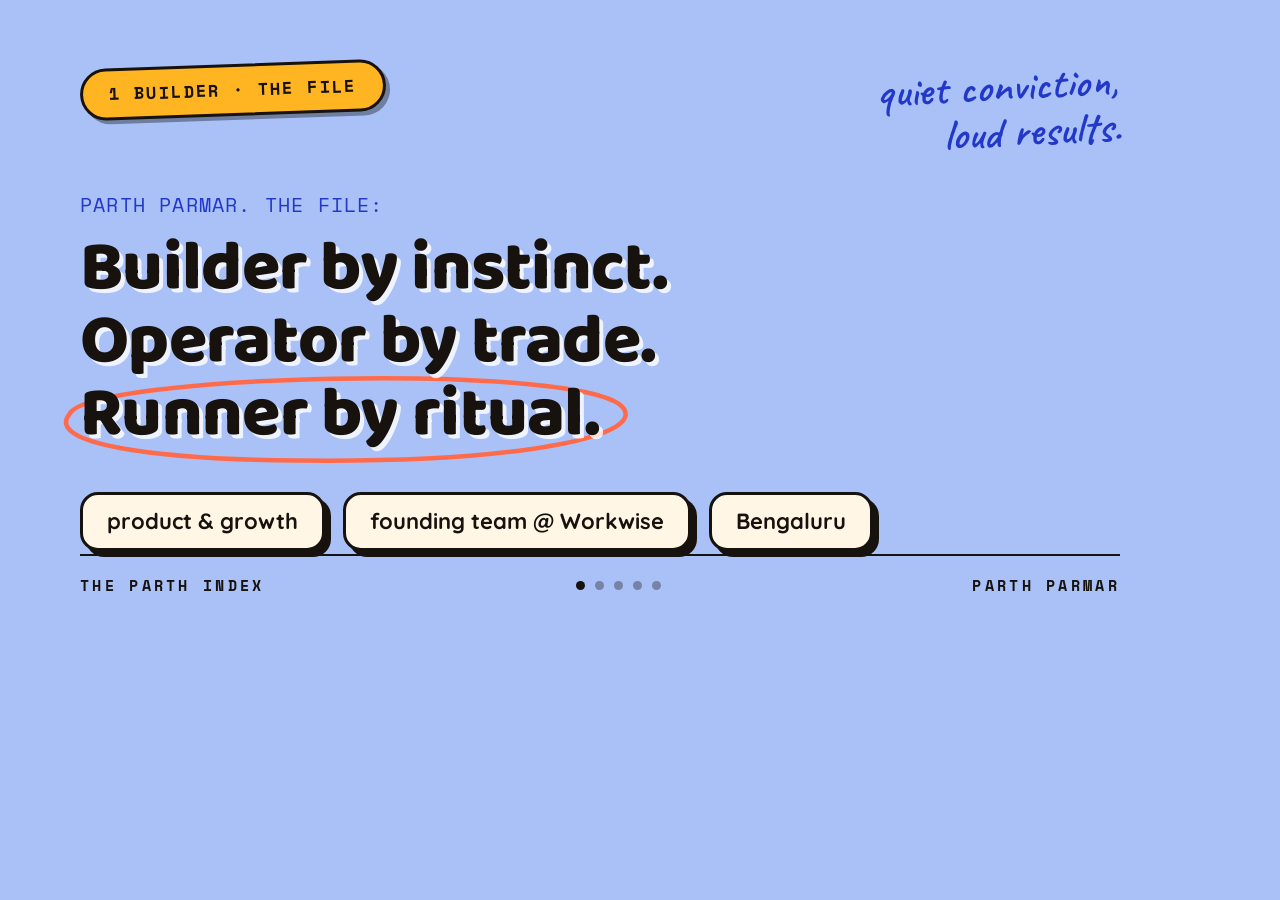
<file: assets/og-source.html>
<!DOCTYPE html>
<html lang="en">
<head>
<meta charset="utf-8">
<link rel="stylesheet" href="fonts.css">
<style>
  *{ box-sizing:border-box; margin:0; padding:0; }
  body{
    width:1200px; height:630px; overflow:hidden;
    background:#A9C1F7; color:#17120D;
    font-family:'Quicksand', sans-serif;
    padding:64px 80px 0;
    position:relative;
  }
  .top{ display:flex; justify-content:space-between; align-items:flex-start; margin-bottom:34px; }
  .tag{
    display:inline-block; padding:10px 26px 11px; border-radius:999px;
    background:#FFB421; color:#17120D; border:3px solid #17120D;
    font-family:'Space Mono',monospace; font-weight:700; font-size:17px;
    letter-spacing:.14em; text-transform:uppercase; transform:rotate(-2deg);
    box-shadow:4px 4px 0 rgba(0,0,0,.35);
  }
  .script{
    font-family:'Caveat',cursive; font-weight:600; font-size:44px; line-height:1.05;
    color:#2338C9; transform:rotate(-3deg); text-align:right;
  }
  .kicker{ font-family:'Space Mono',monospace; font-size:20px; letter-spacing:.06em; margin-bottom:14px; color:#2338C9; }
  h1{
    font-family:'Baloo 2',sans-serif; font-weight:800; font-size:70px; line-height:1.04;
    letter-spacing:-.01em; text-shadow:4px 4px 0 rgba(255,255,255,.8);
  }
  .circled{ position:relative; display:inline-block; }
  .circled svg{ position:absolute; top:-26%; left:-10%; width:120%; height:148%; overflow:visible; pointer-events:none; z-index:-1; }
  .pills{ display:flex; gap:18px; margin-top:40px; }
  .pill{
    padding:12px 24px 13px; border-radius:18px;
    border:3px solid #17120D; box-shadow:6px 6px 0 #17120D;
    background:#FFF6E6; color:#17120D; font-weight:700; font-size:22px;
  }
  .rail{
    position:absolute; left:80px; right:80px; bottom:34px;
    display:flex; align-items:center; justify-content:space-between;
    font-family:'Space Mono',monospace; font-size:15px; font-weight:700;
    letter-spacing:.22em; text-transform:uppercase;
    border-top:2px solid #17120D; padding-top:18px;
  }
  .dots{ display:flex; gap:10px; }
  .dots i{ width:9px; height:9px; border-radius:50%; background:#17120D; opacity:.35; }
  .dots i.on{ opacity:1; }
</style>
</head>
<body>
  <div class="top">
    <span class="tag">1 builder &middot; the file</span>
    <span class="script">quiet conviction,<br>loud results.</span>
  </div>
  <p class="kicker">PARTH PARMAR. THE FILE:</p>
  <h1>Builder by instinct.<br>Operator by trade.<br><span class="circled">Runner by ritual.<svg viewBox="0 0 300 90" preserveAspectRatio="none" aria-hidden="true"><path d="M20,45 C30,12 260,2 285,38 C300,62 240,86 130,84 C60,83 8,70 20,45" fill="none" stroke="#FF6B4A" stroke-width="4.5" vector-effect="non-scaling-stroke" stroke-linecap="round"/></svg></span></h1>
  <div class="pills">
    <span class="pill">product &amp; growth</span>
    <span class="pill">founding team @ Workwise</span>
    <span class="pill">Bengaluru</span>
  </div>
  <div class="rail"><span>The Parth Index</span><span class="dots"><i class="on"></i><i></i><i></i><i></i><i></i></span><span>Parth Parmar</span></div>
</body>
</html>
</file>
<file: assets/fonts.css>
@font-face{font-family:'Baloo 2';font-style:normal;font-weight:800;src:url([data-uri]) format('woff2');}
@font-face{font-family:'Quicksand';font-style:normal;font-weight:500 700;src:url([data-uri]) format('woff2');}
@font-face{font-family:'Space Mono';font-style:normal;font-weight:400;src:url([data-uri]) format('woff2');}
@font-face{font-family:'Space Mono';font-style:normal;font-weight:700;src:url([data-uri]) format('woff2');}
@font-face{font-family:'Caveat';font-style:normal;font-weight:600;src:url([data-uri]) format('woff2');}
</file>
<file: assets/style.css>
/* ============================================================
   THE PARTH INDEX — design system
   Language: "YC Index" carousel — chunky display type w/ hard
   shadows, electric color-block pages, pill tags, mono labels,
   handwritten annotations, footer rails with dots.
   Fonts (see fonts.css): Baloo 2 800 · Quicksand 500-700 ·
   Space Mono 400/700 · Caveat 600.
   ============================================================ */

:root{
  /* pastel grounds */
  --pblue:#A9C1F7; --pmint:#9FE0BC; --pbutter:#F7DE9C; --plav:#CDB9F7; --pblush:#F7B9A1;
  /* deep accents (one per page) */
  --dblue:#2338C9; --dgreen:#0E7A52; --damber:#A66A00; --dviolet:#5A3FD6; --dred:#C0391B;
  /* shared */
  --blue:#2B45F0; --purple:#6C4BEE; --green:#0B8A5B; --yellow:#FFB421;
  --vermilion:#FF4A2D; --coral:#FF6B4A; --acid:#D9F24B;
  --cream:#F8F1E1; --ink:#17120D; --paper:#FFF6E6; --dark:#1C1410;
}

*{ box-sizing:border-box; }
html{ scroll-behavior:smooth; }
@media (prefers-reduced-motion: reduce){ html{ scroll-behavior:auto; } }

body{
  margin:0; color:var(--ink);
  font-family:'Quicksand','Segoe UI',sans-serif; font-weight:500;
  font-size:17px; line-height:1.55; overflow-x:hidden;
}

/* ---------- page color themes ---------- */
.p-index { background:var(--pblue);   color:var(--ink); }
.p-work  { background:var(--pmint);   color:var(--ink); }
.p-builds{ background:var(--pbutter); color:var(--ink); }
.p-lens  { background:var(--plav);    color:var(--ink); }
.p-rails { background:var(--pblush);  color:var(--ink); }

/* ---------- nav ---------- */
.nav{
  position:sticky; top:0; z-index:10;
  background:var(--ink); color:var(--cream);
  display:flex; align-items:center; justify-content:center; gap:6px;
  padding:12px 16px; flex-wrap:wrap;
}
.nav a{
  font-family:'Space Mono',monospace; font-weight:700; font-size:11px;
  letter-spacing:.2em; text-transform:uppercase; text-decoration:none;
  color:var(--cream); padding:6px 14px; border-radius:999px;
  border:2px solid transparent;
}
.nav a:hover{ border-color:var(--cream); }
.nav a.on{ background:var(--yellow); color:var(--ink); border-color:var(--ink); transform:rotate(-2deg); }
.nav a:focus-visible{ outline:3px solid var(--yellow); outline-offset:2px; }

/* ---------- page scaffold ---------- */
.page{ padding:64px 24px 0; min-height:70vh; }
.inner{ max-width:680px; margin:0 auto; }

.eyebrow{
  font-family:'Space Mono',monospace; font-weight:700; font-size:12px;
  letter-spacing:.22em; text-transform:uppercase; margin:0 0 34px;
}
.p-index .eyebrow{ color:var(--dblue); }
.p-work  .eyebrow{ color:var(--dgreen); }
.p-builds .eyebrow{ color:var(--damber); }
.p-lens  .eyebrow{ color:var(--dviolet); }
.p-rails .eyebrow{ color:var(--dred); }

h1,h2{
  font-family:'Baloo 2','Arial Black',sans-serif; font-weight:800;
  line-height:1.04; margin:0; text-wrap:balance; letter-spacing:-.01em;
}
h1{ font-size:clamp(42px,8.5vw,68px); }
h2{ font-size:clamp(36px,7vw,54px); }
.p-index h1, .p-index h2,
.p-work  h1, .p-work  h2,
.p-builds h1, .p-builds h2,
.p-lens  h1, .p-lens  h2,
.p-rails h1, .p-rails h2{ color:var(--ink); text-shadow:4px 4px 0 rgba(255,255,255,.8); }

.hl{ padding:.02em .18em; border-radius:4px; box-decoration-break:clone; -webkit-box-decoration-break:clone; }
.hl-verm{ background:var(--vermilion); color:#fff; }
.hl-acid{ background:var(--acid); color:var(--ink); }
.hl-yellow{ background:var(--yellow); color:var(--ink); }

.standfirst{ color:var(--dred); font-weight:700; font-size:19px; margin-top:14px; max-width:54ch; }
.h1-xl{ font-size:clamp(48px,10vw,80px); }
.idstrip{
  font-family:'Space Mono',monospace; font-weight:700; font-size:11.5px;
  letter-spacing:.14em; text-transform:uppercase; color:var(--ink); opacity:.72;
  margin-top:16px;
}

.lede{ font-size:18px; max-width:58ch; }
.kicker{ font-family:'Space Mono',monospace; font-size:14px; letter-spacing:.06em; margin:0 0 18px; opacity:.92; }

/* mono block label */
.mlabel{
  font-family:'Space Mono',monospace; font-weight:700; font-size:11.5px;
  letter-spacing:.2em; text-transform:uppercase; margin:0 0 16px;
}
.p-index .mlabel{ color:var(--dblue); }
.p-work  .mlabel{ color:var(--dgreen); }
.p-builds .mlabel{ color:var(--damber); }
.p-lens  .mlabel{ color:var(--dviolet); }
.p-rails .mlabel{ color:var(--dred); }
.kicker{ color:var(--dblue); opacity:1; font-weight:700; }
h2.mlabel{ text-shadow:none; letter-spacing:.2em; line-height:1.4; }

.block{ margin-top:64px; }

/* ---------- atoms ---------- */
.tag{
  display:inline-block; padding:6px 18px 7px; border-radius:999px;
  background:var(--yellow); color:var(--ink); border:2px solid var(--ink);
  font-family:'Space Mono',monospace; font-weight:700; font-size:11.5px;
  letter-spacing:.14em; text-transform:uppercase; transform:rotate(-2deg);
  box-shadow:3px 3px 0 rgba(0,0,0,.35);
}
.script{
  font-family:'Caveat',cursive; font-weight:600; font-size:30px;
  line-height:1.1; transform:rotate(-3deg); display:inline-block;
}
.p-index .script{ color:var(--dblue); }
.p-work  .script{ color:var(--dgreen); }
.p-lens  .script{ color:var(--dviolet); }
.p-rails .script{ color:var(--dred); }

.pill{
  display:inline-block; padding:7px 16px 8px; border-radius:14px;
  border:2px solid var(--ink); box-shadow:4px 4px 0 var(--ink);
  background:var(--paper); color:var(--ink);
  font-weight:700; font-size:15.5px; line-height:1.2;
}
.pills{ display:flex; flex-wrap:wrap; gap:14px 12px; padding:2px; }

.circled{ position:relative; display:inline-block; }
.circled svg{ position:absolute; top:-26%; left:-10%; width:120%; height:148%; overflow:visible; pointer-events:none; z-index:-1; }

/* pill-chain (the loop) */
.chain{ display:flex; flex-wrap:wrap; gap:10px; align-items:center; padding:2px; }
.chain .pill{ font-family:'Space Mono',monospace; font-size:12.5px; font-weight:700; text-transform:lowercase; padding:6px 13px; }
.chain .arrow{ font-weight:700; opacity:.7; }

/* numbered rules / signals */
.signals{ list-style:none; margin:24px 0 0; padding:0; display:flex; flex-direction:column; gap:24px; }
.signals li{ display:flex; gap:16px; align-items:flex-start; font-size:17.5px; }
.signals .n{
  flex:0 0 30px; width:30px; height:30px; border-radius:50%;
  display:flex; align-items:center; justify-content:center; margin-top:1px;
  font-family:'Space Mono',monospace; font-weight:700; font-size:13px; color:#fff;
  background:var(--dred);
}
.signals li:nth-child(even) .n{ background:var(--ink); color:var(--paper); }

/* case panel */
.panel{
  border:2px solid var(--ink); border-radius:18px; box-shadow:6px 6px 0 var(--ink);
  background:var(--paper); color:var(--ink); padding:26px 28px;
}
.panel .mlabel{ color:var(--dred); }

/* ---------- experience files (layered disclosure) ---------- */
.xp{
  margin-top:30px; padding:24px 26px;
  border:2px solid var(--ink); border-radius:18px;
  background:var(--paper); box-shadow:6px 6px 0 var(--ink);
}
.xp-head{ display:flex; justify-content:space-between; align-items:baseline; gap:12px; flex-wrap:wrap; }
.xp-title{ font-family:'Baloo 2',sans-serif; font-weight:800; font-size:21px; line-height:1.15; }
.xp-role{ font-weight:700; font-size:15px; opacity:.85; display:block; margin-top:1px; }
.xp-dates{
  font-family:'Space Mono',monospace; font-weight:700; font-size:11px;
  letter-spacing:.14em; text-transform:uppercase; white-space:nowrap; color:var(--dgreen);
}
.xp-hook{ margin:12px 0 0; font-size:16px; }
.xp-more{ margin-top:14px; }
.xp-more summary{
  cursor:pointer; display:inline-flex; align-items:center; gap:8px;
  font-family:'Space Mono',monospace; font-weight:700; font-size:11.5px;
  letter-spacing:.18em; text-transform:uppercase; color:var(--dgreen);
  list-style:none; user-select:none;
}
.xp-more summary::-webkit-details-marker{ display:none; }
.xp-more summary::before{ content:"+"; font-size:16px; line-height:1; }
.xp-more[open] summary::before{ content:"–"; }
.xp-more summary:hover{ text-decoration:underline; text-underline-offset:3px; }
.xp-more summary:focus-visible{ outline:3px solid var(--dgreen); outline-offset:3px; border-radius:4px; }
.xp-body{ margin-top:16px; display:flex; flex-direction:column; gap:12px; font-size:15.5px; }
.xp-body p{ margin:0; }
.xp-body ul{ margin:0; padding-left:18px; display:flex; flex-direction:column; gap:9px; }
.xp-body b{ font-weight:700; }
.xp-nums{ display:flex; flex-wrap:wrap; gap:10px; padding:2px; margin-top:4px; }
.xp-nums .pill{ font-family:'Space Mono',monospace; font-size:12px; font-weight:700; padding:5px 12px 6px; box-shadow:3px 3px 0 var(--ink); }
.xp-honest{ font-weight:700; color:var(--dred); }
.p-builds .xp-dates, .p-builds .xp-more summary{ color:var(--damber); }
.p-builds .xp-more summary:focus-visible{ outline-color:var(--damber); }
.p-lens .xp-dates, .p-lens .xp-more summary{ color:var(--dviolet); }
.p-lens .xp-more summary:focus-visible{ outline-color:var(--dviolet); }
.row .xp-more{ margin-top:10px; }
.row .xp-body{ font-size:15px; }

/* ---------- ladder timeline ---------- */
.ladder{ list-style:none; margin:24px 0 0; padding:0 0 0 4px; }
.ladder li{
  position:relative; padding:0 0 30px 30px;
  border-left:3px solid rgba(0,0,0,.35);
}

.ladder li:last-child{ padding-bottom:4px; border-left-color:transparent; }
.ladder li::before{
  content:""; position:absolute; left:-9px; top:4px; width:15px; height:15px;
  border-radius:50%; background:var(--paper); border:3px solid var(--ink);
}
.ladder .when{
  font-family:'Space Mono',monospace; font-weight:700; font-size:11.5px;
  letter-spacing:.14em; text-transform:uppercase; display:block; margin-bottom:4px;
}
.p-work .ladder .when{ color:var(--dgreen); }

.ladder b{ font-weight:700; }
.ladder .sub{ list-style:none; margin:10px 0 0; padding:0; display:flex; flex-direction:column; gap:9px; }
.ladder .sub li{ position:relative; padding:0 0 0 20px; border:none; font-size:15.5px; }
.ladder .sub li::before{ content:"—"; position:absolute; left:0; top:0; width:auto; height:auto; border:none; border-radius:0; background:transparent; font-weight:700; opacity:.65; }
.strand{
  font-family:'Space Mono',monospace; font-weight:700; font-size:10px;
  letter-spacing:.16em; text-transform:uppercase; margin-right:8px;
  padding:2px 8px 3px; border-radius:999px; background:var(--ink); color:var(--cream);
  position:relative; top:-1px;
}

/* ---------- status rows (builds) ---------- */
.rows{ display:flex; flex-direction:column; gap:30px; margin-top:44px; }
.row .row-top{ display:flex; justify-content:space-between; align-items:baseline; gap:12px; margin-bottom:8px; flex-wrap:wrap; }
.row .name{ font-weight:700; font-size:18px; }
.row .status{ font-family:'Space Mono',monospace; font-weight:700; font-size:11px; letter-spacing:.14em; text-transform:uppercase; white-space:nowrap; }
.row .bar{ height:26px; border-radius:8px; background:rgba(23,18,13,.14); overflow:hidden; }
.row .bar b{ display:block; height:100%; border-radius:8px; }
.row .note{ font-size:15px; opacity:.8; margin:8px 0 0; max-width:60ch; }
.row .meta{ font-family:'Space Mono',monospace; font-size:11.5px; letter-spacing:.06em; margin:8px 0 0; opacity:.85; }
.row .meta a{ color:var(--dblue); }
.row.live   .status{ color:var(--dgreen); }  .row.live   .bar b{ background:var(--dgreen); }
.row.build  .status{ color:var(--dred); }    .row.build  .bar b{ background:var(--dred); }
.row.run    .status{ color:var(--damber); }  .row.run    .bar b{ background:var(--damber); }
.row.killed .status{ color:#8F2413; }        .row.killed .bar b{ background:#8F2413; }
.moral{ color:var(--dred); font-weight:700; margin-top:44px; font-size:18px; }

/* ---------- race log (rails) ---------- */
.races{ display:flex; flex-direction:column; gap:22px; margin-top:28px; }
.race .race-top{ display:flex; justify-content:space-between; align-items:baseline; gap:12px; flex-wrap:wrap; margin-bottom:7px; }
.race .rname{ font-weight:700; }
.race .rtime{ font-family:'Space Mono',monospace; font-weight:700; font-size:13px; font-variant-numeric:tabular-nums; }
.race .rbar{ height:24px; border-radius:8px; background:rgba(0,0,0,.14); overflow:hidden; }
.race .rbar b{ display:block; height:100%; border-radius:8px; background:var(--ink); }
.race.future .rbar b{ background:transparent; border:3px dashed var(--ink); }
.race .rnote{ font-size:14.5px; opacity:.75; margin:6px 0 0; }
.horizon{ font-weight:700; margin-top:26px; color:var(--dred); }

/* ---------- route cards (index) ---------- */
.routes{ display:grid; grid-template-columns:repeat(2,1fr); gap:20px; margin-top:56px; }
@media (max-width:560px){ .routes{ grid-template-columns:1fr; } }
.route{
  display:block; text-decoration:none; border-radius:18px; padding:24px 24px 20px;
  border:2px solid var(--ink); box-shadow:6px 6px 0 var(--ink);
  transition:transform .15s ease, box-shadow .15s ease;
}
.route:hover{ transform:translate(-3px,-3px); box-shadow:9px 9px 0 var(--ink); }
.route:focus-visible{ outline:4px solid var(--yellow); outline-offset:3px; }
.route .rt-eyebrow{ font-family:'Space Mono',monospace; font-weight:700; font-size:10.5px; letter-spacing:.2em; text-transform:uppercase; display:block; margin-bottom:10px; opacity:.85; }
.route .rt-title{ font-family:'Baloo 2',sans-serif; font-weight:800; font-size:26px; line-height:1.05; display:block; }
.route .rt-line{ display:block; font-size:14.5px; margin-top:8px; opacity:.9; }
.route .rt-go{ display:block; margin-top:14px; font-family:'Space Mono',monospace; font-weight:700; font-size:12px; }
.route-work  { background:var(--dgreen); color:#F2FBF5; }
.route-builds{ background:#3E2E20;       color:#F3E9DC; }
.route-lens  { background:var(--dviolet);color:#fff; }
.route-rails { background:var(--dred);   color:#FFF6E6; }

/* ---------- shelf empty state (lens) ---------- */
.shelf{
  border:3px dashed rgba(23,18,13,.45); border-radius:18px;
  padding:34px 28px; text-align:center;
}
.shelf .big{ font-family:'Baloo 2',sans-serif; font-weight:800; font-size:26px; }
.disclaimer{ font-family:'Space Mono',monospace; font-size:10.5px; letter-spacing:.08em; opacity:.7; margin-top:48px; }

/* ---------- your move + rail ---------- */
.yourmove{ margin-top:80px; }
.cta{ display:flex; flex-wrap:wrap; gap:16px; margin-top:20px; padding:2px; }
.cta a{
  text-decoration:none; font-weight:700; font-size:15.5px;
  padding:11px 24px 12px; border-radius:14px; border:2px solid var(--ink);
  box-shadow:4px 4px 0 var(--ink); background:var(--paper); color:var(--ink);
  transition:transform .15s ease, box-shadow .15s ease;
}
.cta a.hot{ background:var(--yellow); }
.cta a:hover{ transform:translate(-2px,-2px); box-shadow:6px 6px 0 var(--ink); }
.cta a:active, .route:active{ transform:translate(2px,2px); box-shadow:1px 1px 0 var(--ink); }
.cta a:focus-visible{ outline:3px solid currentColor; outline-offset:3px; }
.p-rails .cta a:focus-visible{ outline-color:var(--ink); }
.datacredit{ font-family:'Space Mono',monospace; font-size:12px; letter-spacing:.05em; opacity:.8; margin-top:44px; }

.rail{
  max-width:680px; margin:64px auto 0; padding:14px 0 18px;
  display:flex; align-items:center; justify-content:space-between; gap:12px;
  font-family:'Space Mono',monospace; font-size:10px; font-weight:700;
  letter-spacing:.22em; text-transform:uppercase;
  border-top:1.5px solid currentColor;
}
.dots{ display:flex; gap:7px; }
.dots i{ width:6px; height:6px; border-radius:50%; background:currentColor; opacity:.35; }
.dots i.on{ opacity:1; }
@media (max-width:420px){
  .rail{ flex-wrap:wrap; justify-content:center; row-gap:6px; }
}

/* ---------- reveal ---------- */
.rv{ opacity:0; transform:translateY(18px); transition:opacity .6s ease, transform .6s ease; }
.rv.in{ opacity:1; transform:none; }
@media (prefers-reduced-motion: reduce){ .rv{ opacity:1; transform:none; transition:none; } }
</file>
